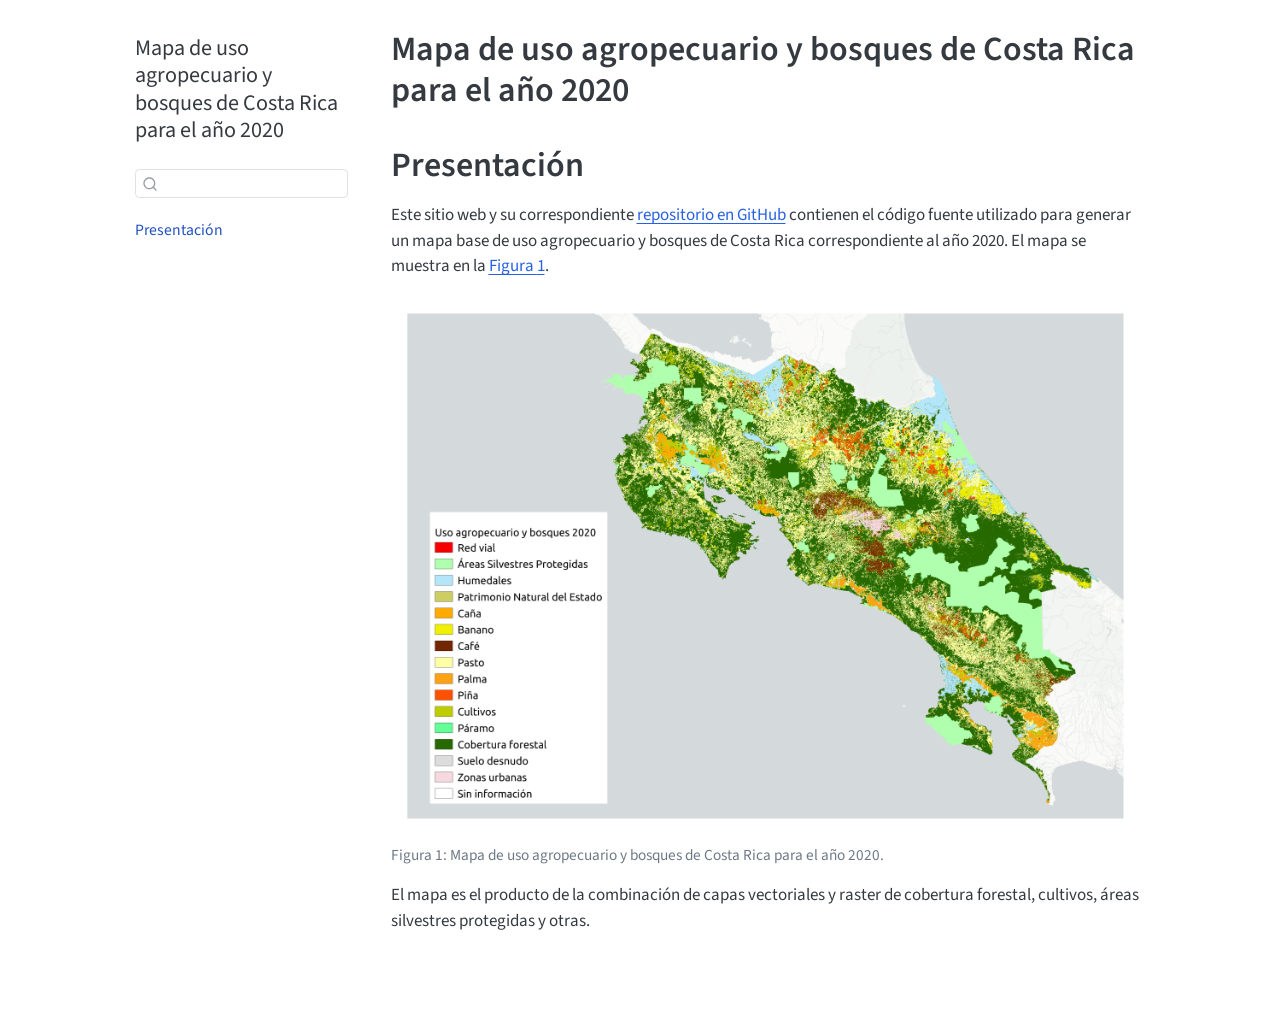
<file: docs/index.html>
<!DOCTYPE html>
<html xmlns="http://www.w3.org/1999/xhtml" lang="es" xml:lang="es"><head>

<meta charset="utf-8">
<meta name="generator" content="quarto-1.4.551">

<meta name="viewport" content="width=device-width, initial-scale=1.0, user-scalable=yes">


<title>Mapa de uso agropecuario y bosques de Costa Rica para el año 2020</title>
<style>
code{white-space: pre-wrap;}
span.smallcaps{font-variant: small-caps;}
div.columns{display: flex; gap: min(4vw, 1.5em);}
div.column{flex: auto; overflow-x: auto;}
div.hanging-indent{margin-left: 1.5em; text-indent: -1.5em;}
ul.task-list{list-style: none;}
ul.task-list li input[type="checkbox"] {
  width: 0.8em;
  margin: 0 0.8em 0.2em -1em; /* quarto-specific, see https://github.com/quarto-dev/quarto-cli/issues/4556 */ 
  vertical-align: middle;
}
</style>


<script src="site_libs/quarto-nav/quarto-nav.js"></script>
<script src="site_libs/quarto-nav/headroom.min.js"></script>
<script src="site_libs/clipboard/clipboard.min.js"></script>
<script src="site_libs/quarto-search/autocomplete.umd.js"></script>
<script src="site_libs/quarto-search/fuse.min.js"></script>
<script src="site_libs/quarto-search/quarto-search.js"></script>
<meta name="quarto:offset" content="./">
<script src="site_libs/quarto-html/quarto.js"></script>
<script src="site_libs/quarto-html/popper.min.js"></script>
<script src="site_libs/quarto-html/tippy.umd.min.js"></script>
<script src="site_libs/quarto-html/anchor.min.js"></script>
<link href="site_libs/quarto-html/tippy.css" rel="stylesheet">
<link href="site_libs/quarto-html/quarto-syntax-highlighting.css" rel="stylesheet" id="quarto-text-highlighting-styles">
<script src="site_libs/bootstrap/bootstrap.min.js"></script>
<link href="site_libs/bootstrap/bootstrap-icons.css" rel="stylesheet">
<link href="site_libs/bootstrap/bootstrap.min.css" rel="stylesheet" id="quarto-bootstrap" data-mode="light">
<script src="site_libs/quarto-contrib/glightbox/glightbox.min.js"></script>
<link href="site_libs/quarto-contrib/glightbox/glightbox.min.css" rel="stylesheet">
<link href="site_libs/quarto-contrib/glightbox/lightbox.css" rel="stylesheet">
<script id="quarto-search-options" type="application/json">{
  "location": "sidebar",
  "copy-button": false,
  "collapse-after": 3,
  "panel-placement": "start",
  "type": "textbox",
  "limit": 50,
  "keyboard-shortcut": [
    "f",
    "/",
    "s"
  ],
  "show-item-context": false,
  "language": {
    "search-no-results-text": "Sin resultados",
    "search-matching-documents-text": "documentos encontrados",
    "search-copy-link-title": "Copiar el enlace en la búsqueda",
    "search-hide-matches-text": "Ocultar resultados adicionales",
    "search-more-match-text": "resultado adicional en este documento",
    "search-more-matches-text": "resultados adicionales en este documento",
    "search-clear-button-title": "Borrar",
    "search-text-placeholder": "",
    "search-detached-cancel-button-title": "Cancelar",
    "search-submit-button-title": "Enviar",
    "search-label": "Buscar"
  }
}</script>


</head>

<body class="nav-sidebar floating fullcontent">

<div id="quarto-search-results"></div>
  <header id="quarto-header" class="headroom fixed-top">
  <nav class="quarto-secondary-nav">
    <div class="container-fluid d-flex">
      <button type="button" class="quarto-btn-toggle btn" data-bs-toggle="collapse" data-bs-target=".quarto-sidebar-collapse-item" aria-controls="quarto-sidebar" aria-expanded="false" aria-label="Alternar barra lateral" onclick="if (window.quartoToggleHeadroom) { window.quartoToggleHeadroom(); }">
        <i class="bi bi-layout-text-sidebar-reverse"></i>
      </button>
        <nav class="quarto-page-breadcrumbs" aria-label="breadcrumb"><ol class="breadcrumb"><li class="breadcrumb-item"><a href="./index.html">Presentación</a></li></ol></nav>
        <a class="flex-grow-1" role="button" data-bs-toggle="collapse" data-bs-target=".quarto-sidebar-collapse-item" aria-controls="quarto-sidebar" aria-expanded="false" aria-label="Alternar barra lateral" onclick="if (window.quartoToggleHeadroom) { window.quartoToggleHeadroom(); }">      
        </a>
      <button type="button" class="btn quarto-search-button" aria-label="" onclick="window.quartoOpenSearch();">
        <i class="bi bi-search"></i>
      </button>
    </div>
  </nav>
</header>
<!-- content -->
<div id="quarto-content" class="quarto-container page-columns page-rows-contents page-layout-article">
<!-- sidebar -->
  <nav id="quarto-sidebar" class="sidebar collapse collapse-horizontal quarto-sidebar-collapse-item sidebar-navigation floating overflow-auto">
    <div class="pt-lg-2 mt-2 text-left sidebar-header">
    <div class="sidebar-title mb-0 py-0">
      <a href="./">Mapa de uso agropecuario y bosques de Costa Rica para el año 2020</a> 
    </div>
      </div>
        <div class="mt-2 flex-shrink-0 align-items-center">
        <div class="sidebar-search">
        <div id="quarto-search" class="" title="Buscar"></div>
        </div>
        </div>
    <div class="sidebar-menu-container"> 
    <ul class="list-unstyled mt-1">
        <li class="sidebar-item">
  <div class="sidebar-item-container"> 
  <a href="./index.html" class="sidebar-item-text sidebar-link active">
 <span class="menu-text">Presentación</span></a>
  </div>
</li>
    </ul>
    </div>
</nav>
<div id="quarto-sidebar-glass" class="quarto-sidebar-collapse-item" data-bs-toggle="collapse" data-bs-target=".quarto-sidebar-collapse-item"></div>
<!-- margin-sidebar -->
    
<!-- main -->
<main class="content" id="quarto-document-content">

<header id="title-block-header" class="quarto-title-block default">
<div class="quarto-title">
<h1 class="title">Mapa de uso agropecuario y bosques de Costa Rica para el año 2020</h1>
</div>



<div class="quarto-title-meta">

    
  
    
  </div>
  


</header>


<section id="presentación" class="level1 unnumbered">
<h1 class="unnumbered">Presentación</h1>
<p>Este sitio web y su correspondiente <a href="https://github.com/mapa-agropecuario-bosques/2020">repositorio en GitHub</a> contienen el código fuente utilizado para generar un mapa base de uso agropecuario y bosques de Costa Rica correspondiente al año 2020. El mapa se muestra en la <a href="#fig-mapa-uso-agropecuario-bosques-2020" class="quarto-xref">Figura&nbsp;<span>1</span></a>.</p>
<div id="fig-mapa-uso-agropecuario-bosques-2020" class="lightbox quarto-figure quarto-figure-center quarto-float anchored" alt="Mapa de uso agropecuario y bosques de Costa Rica para el año 2020" data-fig-align="center">
<figure class="quarto-float quarto-float-fig figure">
<div aria-describedby="fig-mapa-uso-agropecuario-bosques-2020-caption-0ceaefa1-69ba-4598-a22c-09a6ac19f8ca">
<a href="salidas/uso-agropecuario-bosques-2020-reclasificado-comprimido.png" class="lightbox" data-gallery="quarto-lightbox-gallery-1" data-glightbox="description: .lightbox-desc-1"><img src="salidas/uso-agropecuario-bosques-2020-reclasificado-comprimido.png" class="img-fluid quarto-figure quarto-figure-center figure-img" alt="Mapa de uso agropecuario y bosques de Costa Rica para el año 2020"></a>
</div>
<figcaption class="quarto-float-caption-bottom quarto-float-caption quarto-float-fig" id="fig-mapa-uso-agropecuario-bosques-2020-caption-0ceaefa1-69ba-4598-a22c-09a6ac19f8ca">
Figura&nbsp;1: Mapa de uso agropecuario y bosques de Costa Rica para el año 2020.
</figcaption>
</figure>
</div>
<p>El mapa es el producto de la combinación de capas vectoriales y raster de cobertura forestal, cultivos, áreas silvestres protegidas y otras.</p>


<div class="hidden" aria-hidden="true">
<span class="glightbox-desc lightbox-desc-1">Figura&nbsp;1: Mapa de uso agropecuario y bosques de Costa Rica para el año 2020.</span>
</div>
</section>

</main> <!-- /main -->
<script id="quarto-html-after-body" type="application/javascript">
window.document.addEventListener("DOMContentLoaded", function (event) {
  const toggleBodyColorMode = (bsSheetEl) => {
    const mode = bsSheetEl.getAttribute("data-mode");
    const bodyEl = window.document.querySelector("body");
    if (mode === "dark") {
      bodyEl.classList.add("quarto-dark");
      bodyEl.classList.remove("quarto-light");
    } else {
      bodyEl.classList.add("quarto-light");
      bodyEl.classList.remove("quarto-dark");
    }
  }
  const toggleBodyColorPrimary = () => {
    const bsSheetEl = window.document.querySelector("link#quarto-bootstrap");
    if (bsSheetEl) {
      toggleBodyColorMode(bsSheetEl);
    }
  }
  toggleBodyColorPrimary();  
  const icon = "";
  const anchorJS = new window.AnchorJS();
  anchorJS.options = {
    placement: 'right',
    icon: icon
  };
  anchorJS.add('.anchored');
  const isCodeAnnotation = (el) => {
    for (const clz of el.classList) {
      if (clz.startsWith('code-annotation-')) {                     
        return true;
      }
    }
    return false;
  }
  const clipboard = new window.ClipboardJS('.code-copy-button', {
    text: function(trigger) {
      const codeEl = trigger.previousElementSibling.cloneNode(true);
      for (const childEl of codeEl.children) {
        if (isCodeAnnotation(childEl)) {
          childEl.remove();
        }
      }
      return codeEl.innerText;
    }
  });
  clipboard.on('success', function(e) {
    // button target
    const button = e.trigger;
    // don't keep focus
    button.blur();
    // flash "checked"
    button.classList.add('code-copy-button-checked');
    var currentTitle = button.getAttribute("title");
    button.setAttribute("title", "Copiado");
    let tooltip;
    if (window.bootstrap) {
      button.setAttribute("data-bs-toggle", "tooltip");
      button.setAttribute("data-bs-placement", "left");
      button.setAttribute("data-bs-title", "Copiado");
      tooltip = new bootstrap.Tooltip(button, 
        { trigger: "manual", 
          customClass: "code-copy-button-tooltip",
          offset: [0, -8]});
      tooltip.show();    
    }
    setTimeout(function() {
      if (tooltip) {
        tooltip.hide();
        button.removeAttribute("data-bs-title");
        button.removeAttribute("data-bs-toggle");
        button.removeAttribute("data-bs-placement");
      }
      button.setAttribute("title", currentTitle);
      button.classList.remove('code-copy-button-checked');
    }, 1000);
    // clear code selection
    e.clearSelection();
  });
    var localhostRegex = new RegExp(/^(?:http|https):\/\/localhost\:?[0-9]*\//);
    var mailtoRegex = new RegExp(/^mailto:/);
      var filterRegex = new RegExp('/' + window.location.host + '/');
    var isInternal = (href) => {
        return filterRegex.test(href) || localhostRegex.test(href) || mailtoRegex.test(href);
    }
    // Inspect non-navigation links and adorn them if external
 	var links = window.document.querySelectorAll('a[href]:not(.nav-link):not(.navbar-brand):not(.toc-action):not(.sidebar-link):not(.sidebar-item-toggle):not(.pagination-link):not(.no-external):not([aria-hidden]):not(.dropdown-item):not(.quarto-navigation-tool)');
    for (var i=0; i<links.length; i++) {
      const link = links[i];
      if (!isInternal(link.href)) {
        // undo the damage that might have been done by quarto-nav.js in the case of
        // links that we want to consider external
        if (link.dataset.originalHref !== undefined) {
          link.href = link.dataset.originalHref;
        }
      }
    }
  function tippyHover(el, contentFn, onTriggerFn, onUntriggerFn) {
    const config = {
      allowHTML: true,
      maxWidth: 500,
      delay: 100,
      arrow: false,
      appendTo: function(el) {
          return el.parentElement;
      },
      interactive: true,
      interactiveBorder: 10,
      theme: 'quarto',
      placement: 'bottom-start',
    };
    if (contentFn) {
      config.content = contentFn;
    }
    if (onTriggerFn) {
      config.onTrigger = onTriggerFn;
    }
    if (onUntriggerFn) {
      config.onUntrigger = onUntriggerFn;
    }
    window.tippy(el, config); 
  }
  const noterefs = window.document.querySelectorAll('a[role="doc-noteref"]');
  for (var i=0; i<noterefs.length; i++) {
    const ref = noterefs[i];
    tippyHover(ref, function() {
      // use id or data attribute instead here
      let href = ref.getAttribute('data-footnote-href') || ref.getAttribute('href');
      try { href = new URL(href).hash; } catch {}
      const id = href.replace(/^#\/?/, "");
      const note = window.document.getElementById(id);
      if (note) {
        return note.innerHTML;
      } else {
        return "";
      }
    });
  }
  const xrefs = window.document.querySelectorAll('a.quarto-xref');
  const processXRef = (id, note) => {
    // Strip column container classes
    const stripColumnClz = (el) => {
      el.classList.remove("page-full", "page-columns");
      if (el.children) {
        for (const child of el.children) {
          stripColumnClz(child);
        }
      }
    }
    stripColumnClz(note)
    if (id === null || id.startsWith('sec-')) {
      // Special case sections, only their first couple elements
      const container = document.createElement("div");
      if (note.children && note.children.length > 2) {
        container.appendChild(note.children[0].cloneNode(true));
        for (let i = 1; i < note.children.length; i++) {
          const child = note.children[i];
          if (child.tagName === "P" && child.innerText === "") {
            continue;
          } else {
            container.appendChild(child.cloneNode(true));
            break;
          }
        }
        if (window.Quarto?.typesetMath) {
          window.Quarto.typesetMath(container);
        }
        return container.innerHTML
      } else {
        if (window.Quarto?.typesetMath) {
          window.Quarto.typesetMath(note);
        }
        return note.innerHTML;
      }
    } else {
      // Remove any anchor links if they are present
      const anchorLink = note.querySelector('a.anchorjs-link');
      if (anchorLink) {
        anchorLink.remove();
      }
      if (window.Quarto?.typesetMath) {
        window.Quarto.typesetMath(note);
      }
      // TODO in 1.5, we should make sure this works without a callout special case
      if (note.classList.contains("callout")) {
        return note.outerHTML;
      } else {
        return note.innerHTML;
      }
    }
  }
  for (var i=0; i<xrefs.length; i++) {
    const xref = xrefs[i];
    tippyHover(xref, undefined, function(instance) {
      instance.disable();
      let url = xref.getAttribute('href');
      let hash = undefined; 
      if (url.startsWith('#')) {
        hash = url;
      } else {
        try { hash = new URL(url).hash; } catch {}
      }
      if (hash) {
        const id = hash.replace(/^#\/?/, "");
        const note = window.document.getElementById(id);
        if (note !== null) {
          try {
            const html = processXRef(id, note.cloneNode(true));
            instance.setContent(html);
          } finally {
            instance.enable();
            instance.show();
          }
        } else {
          // See if we can fetch this
          fetch(url.split('#')[0])
          .then(res => res.text())
          .then(html => {
            const parser = new DOMParser();
            const htmlDoc = parser.parseFromString(html, "text/html");
            const note = htmlDoc.getElementById(id);
            if (note !== null) {
              const html = processXRef(id, note);
              instance.setContent(html);
            } 
          }).finally(() => {
            instance.enable();
            instance.show();
          });
        }
      } else {
        // See if we can fetch a full url (with no hash to target)
        // This is a special case and we should probably do some content thinning / targeting
        fetch(url)
        .then(res => res.text())
        .then(html => {
          const parser = new DOMParser();
          const htmlDoc = parser.parseFromString(html, "text/html");
          const note = htmlDoc.querySelector('main.content');
          if (note !== null) {
            // This should only happen for chapter cross references
            // (since there is no id in the URL)
            // remove the first header
            if (note.children.length > 0 && note.children[0].tagName === "HEADER") {
              note.children[0].remove();
            }
            const html = processXRef(null, note);
            instance.setContent(html);
          } 
        }).finally(() => {
          instance.enable();
          instance.show();
        });
      }
    }, function(instance) {
    });
  }
      let selectedAnnoteEl;
      const selectorForAnnotation = ( cell, annotation) => {
        let cellAttr = 'data-code-cell="' + cell + '"';
        let lineAttr = 'data-code-annotation="' +  annotation + '"';
        const selector = 'span[' + cellAttr + '][' + lineAttr + ']';
        return selector;
      }
      const selectCodeLines = (annoteEl) => {
        const doc = window.document;
        const targetCell = annoteEl.getAttribute("data-target-cell");
        const targetAnnotation = annoteEl.getAttribute("data-target-annotation");
        const annoteSpan = window.document.querySelector(selectorForAnnotation(targetCell, targetAnnotation));
        const lines = annoteSpan.getAttribute("data-code-lines").split(",");
        const lineIds = lines.map((line) => {
          return targetCell + "-" + line;
        })
        let top = null;
        let height = null;
        let parent = null;
        if (lineIds.length > 0) {
            //compute the position of the single el (top and bottom and make a div)
            const el = window.document.getElementById(lineIds[0]);
            top = el.offsetTop;
            height = el.offsetHeight;
            parent = el.parentElement.parentElement;
          if (lineIds.length > 1) {
            const lastEl = window.document.getElementById(lineIds[lineIds.length - 1]);
            const bottom = lastEl.offsetTop + lastEl.offsetHeight;
            height = bottom - top;
          }
          if (top !== null && height !== null && parent !== null) {
            // cook up a div (if necessary) and position it 
            let div = window.document.getElementById("code-annotation-line-highlight");
            if (div === null) {
              div = window.document.createElement("div");
              div.setAttribute("id", "code-annotation-line-highlight");
              div.style.position = 'absolute';
              parent.appendChild(div);
            }
            div.style.top = top - 2 + "px";
            div.style.height = height + 4 + "px";
            div.style.left = 0;
            let gutterDiv = window.document.getElementById("code-annotation-line-highlight-gutter");
            if (gutterDiv === null) {
              gutterDiv = window.document.createElement("div");
              gutterDiv.setAttribute("id", "code-annotation-line-highlight-gutter");
              gutterDiv.style.position = 'absolute';
              const codeCell = window.document.getElementById(targetCell);
              const gutter = codeCell.querySelector('.code-annotation-gutter');
              gutter.appendChild(gutterDiv);
            }
            gutterDiv.style.top = top - 2 + "px";
            gutterDiv.style.height = height + 4 + "px";
          }
          selectedAnnoteEl = annoteEl;
        }
      };
      const unselectCodeLines = () => {
        const elementsIds = ["code-annotation-line-highlight", "code-annotation-line-highlight-gutter"];
        elementsIds.forEach((elId) => {
          const div = window.document.getElementById(elId);
          if (div) {
            div.remove();
          }
        });
        selectedAnnoteEl = undefined;
      };
        // Handle positioning of the toggle
    window.addEventListener(
      "resize",
      throttle(() => {
        elRect = undefined;
        if (selectedAnnoteEl) {
          selectCodeLines(selectedAnnoteEl);
        }
      }, 10)
    );
    function throttle(fn, ms) {
    let throttle = false;
    let timer;
      return (...args) => {
        if(!throttle) { // first call gets through
            fn.apply(this, args);
            throttle = true;
        } else { // all the others get throttled
            if(timer) clearTimeout(timer); // cancel #2
            timer = setTimeout(() => {
              fn.apply(this, args);
              timer = throttle = false;
            }, ms);
        }
      };
    }
      // Attach click handler to the DT
      const annoteDls = window.document.querySelectorAll('dt[data-target-cell]');
      for (const annoteDlNode of annoteDls) {
        annoteDlNode.addEventListener('click', (event) => {
          const clickedEl = event.target;
          if (clickedEl !== selectedAnnoteEl) {
            unselectCodeLines();
            const activeEl = window.document.querySelector('dt[data-target-cell].code-annotation-active');
            if (activeEl) {
              activeEl.classList.remove('code-annotation-active');
            }
            selectCodeLines(clickedEl);
            clickedEl.classList.add('code-annotation-active');
          } else {
            // Unselect the line
            unselectCodeLines();
            clickedEl.classList.remove('code-annotation-active');
          }
        });
      }
  const findCites = (el) => {
    const parentEl = el.parentElement;
    if (parentEl) {
      const cites = parentEl.dataset.cites;
      if (cites) {
        return {
          el,
          cites: cites.split(' ')
        };
      } else {
        return findCites(el.parentElement)
      }
    } else {
      return undefined;
    }
  };
  var bibliorefs = window.document.querySelectorAll('a[role="doc-biblioref"]');
  for (var i=0; i<bibliorefs.length; i++) {
    const ref = bibliorefs[i];
    const citeInfo = findCites(ref);
    if (citeInfo) {
      tippyHover(citeInfo.el, function() {
        var popup = window.document.createElement('div');
        citeInfo.cites.forEach(function(cite) {
          var citeDiv = window.document.createElement('div');
          citeDiv.classList.add('hanging-indent');
          citeDiv.classList.add('csl-entry');
          var biblioDiv = window.document.getElementById('ref-' + cite);
          if (biblioDiv) {
            citeDiv.innerHTML = biblioDiv.innerHTML;
          }
          popup.appendChild(citeDiv);
        });
        return popup.innerHTML;
      });
    }
  }
});
</script>
</div> <!-- /content -->
<script>var lightboxQuarto = GLightbox({"descPosition":"bottom","closeEffect":"zoom","openEffect":"zoom","selector":".lightbox","loop":false});
window.onload = () => {
  lightboxQuarto.on('slide_before_load', (data) => {
    const { slideIndex, slideNode, slideConfig, player, trigger } = data;
    const href = trigger.getAttribute('href');
    if (href !== null) {
      const imgEl = window.document.querySelector(`a[href="${href}"] img`);
      if (imgEl !== null) {
        const srcAttr = imgEl.getAttribute("src");
        if (srcAttr && srcAttr.startsWith("data:")) {
          slideConfig.href = srcAttr;
        }
      }
    } 
  });

  lightboxQuarto.on('slide_after_load', (data) => {
    const { slideIndex, slideNode, slideConfig, player, trigger } = data;
    if (window.Quarto?.typesetMath) {
      window.Quarto.typesetMath(slideNode);
    }
  });

};
          </script>




</body></html>
</file>
<file: docs/site_libs/quarto-html/tippy.css>
.tippy-box[data-animation=fade][data-state=hidden]{opacity:0}[data-tippy-root]{max-width:calc(100vw - 10px)}.tippy-box{position:relative;background-color:#333;color:#fff;border-radius:4px;font-size:14px;line-height:1.4;white-space:normal;outline:0;transition-property:transform,visibility,opacity}.tippy-box[data-placement^=top]>.tippy-arrow{bottom:0}.tippy-box[data-placement^=top]>.tippy-arrow:before{bottom:-7px;left:0;border-width:8px 8px 0;border-top-color:initial;transform-origin:center top}.tippy-box[data-placement^=bottom]>.tippy-arrow{top:0}.tippy-box[data-placement^=bottom]>.tippy-arrow:before{top:-7px;left:0;border-width:0 8px 8px;border-bottom-color:initial;transform-origin:center bottom}.tippy-box[data-placement^=left]>.tippy-arrow{right:0}.tippy-box[data-placement^=left]>.tippy-arrow:before{border-width:8px 0 8px 8px;border-left-color:initial;right:-7px;transform-origin:center left}.tippy-box[data-placement^=right]>.tippy-arrow{left:0}.tippy-box[data-placement^=right]>.tippy-arrow:before{left:-7px;border-width:8px 8px 8px 0;border-right-color:initial;transform-origin:center right}.tippy-box[data-inertia][data-state=visible]{transition-timing-function:cubic-bezier(.54,1.5,.38,1.11)}.tippy-arrow{width:16px;height:16px;color:#333}.tippy-arrow:before{content:"";position:absolute;border-color:transparent;border-style:solid}.tippy-content{position:relative;padding:5px 9px;z-index:1}
</file>
<file: docs/site_libs/quarto-html/quarto-syntax-highlighting.css>
/* quarto syntax highlight colors */
:root {
  --quarto-hl-ot-color: #003B4F;
  --quarto-hl-at-color: #657422;
  --quarto-hl-ss-color: #20794D;
  --quarto-hl-an-color: #5E5E5E;
  --quarto-hl-fu-color: #4758AB;
  --quarto-hl-st-color: #20794D;
  --quarto-hl-cf-color: #003B4F;
  --quarto-hl-op-color: #5E5E5E;
  --quarto-hl-er-color: #AD0000;
  --quarto-hl-bn-color: #AD0000;
  --quarto-hl-al-color: #AD0000;
  --quarto-hl-va-color: #111111;
  --quarto-hl-bu-color: inherit;
  --quarto-hl-ex-color: inherit;
  --quarto-hl-pp-color: #AD0000;
  --quarto-hl-in-color: #5E5E5E;
  --quarto-hl-vs-color: #20794D;
  --quarto-hl-wa-color: #5E5E5E;
  --quarto-hl-do-color: #5E5E5E;
  --quarto-hl-im-color: #00769E;
  --quarto-hl-ch-color: #20794D;
  --quarto-hl-dt-color: #AD0000;
  --quarto-hl-fl-color: #AD0000;
  --quarto-hl-co-color: #5E5E5E;
  --quarto-hl-cv-color: #5E5E5E;
  --quarto-hl-cn-color: #8f5902;
  --quarto-hl-sc-color: #5E5E5E;
  --quarto-hl-dv-color: #AD0000;
  --quarto-hl-kw-color: #003B4F;
}

/* other quarto variables */
:root {
  --quarto-font-monospace: SFMono-Regular, Menlo, Monaco, Consolas, "Liberation Mono", "Courier New", monospace;
}

pre > code.sourceCode > span {
  color: #003B4F;
}

code span {
  color: #003B4F;
}

code.sourceCode > span {
  color: #003B4F;
}

div.sourceCode,
div.sourceCode pre.sourceCode {
  color: #003B4F;
}

code span.ot {
  color: #003B4F;
  font-style: inherit;
}

code span.at {
  color: #657422;
  font-style: inherit;
}

code span.ss {
  color: #20794D;
  font-style: inherit;
}

code span.an {
  color: #5E5E5E;
  font-style: inherit;
}

code span.fu {
  color: #4758AB;
  font-style: inherit;
}

code span.st {
  color: #20794D;
  font-style: inherit;
}

code span.cf {
  color: #003B4F;
  font-style: inherit;
}

code span.op {
  color: #5E5E5E;
  font-style: inherit;
}

code span.er {
  color: #AD0000;
  font-style: inherit;
}

code span.bn {
  color: #AD0000;
  font-style: inherit;
}

code span.al {
  color: #AD0000;
  font-style: inherit;
}

code span.va {
  color: #111111;
  font-style: inherit;
}

code span.bu {
  font-style: inherit;
}

code span.ex {
  font-style: inherit;
}

code span.pp {
  color: #AD0000;
  font-style: inherit;
}

code span.in {
  color: #5E5E5E;
  font-style: inherit;
}

code span.vs {
  color: #20794D;
  font-style: inherit;
}

code span.wa {
  color: #5E5E5E;
  font-style: italic;
}

code span.do {
  color: #5E5E5E;
  font-style: italic;
}

code span.im {
  color: #00769E;
  font-style: inherit;
}

code span.ch {
  color: #20794D;
  font-style: inherit;
}

code span.dt {
  color: #AD0000;
  font-style: inherit;
}

code span.fl {
  color: #AD0000;
  font-style: inherit;
}

code span.co {
  color: #5E5E5E;
  font-style: inherit;
}

code span.cv {
  color: #5E5E5E;
  font-style: italic;
}

code span.cn {
  color: #8f5902;
  font-style: inherit;
}

code span.sc {
  color: #5E5E5E;
  font-style: inherit;
}

code span.dv {
  color: #AD0000;
  font-style: inherit;
}

code span.kw {
  color: #003B4F;
  font-style: inherit;
}

.prevent-inlining {
  content: "</";
}

/*# sourceMappingURL=debc5d5d77c3f9108843748ff7464032.css.map */
</file>
